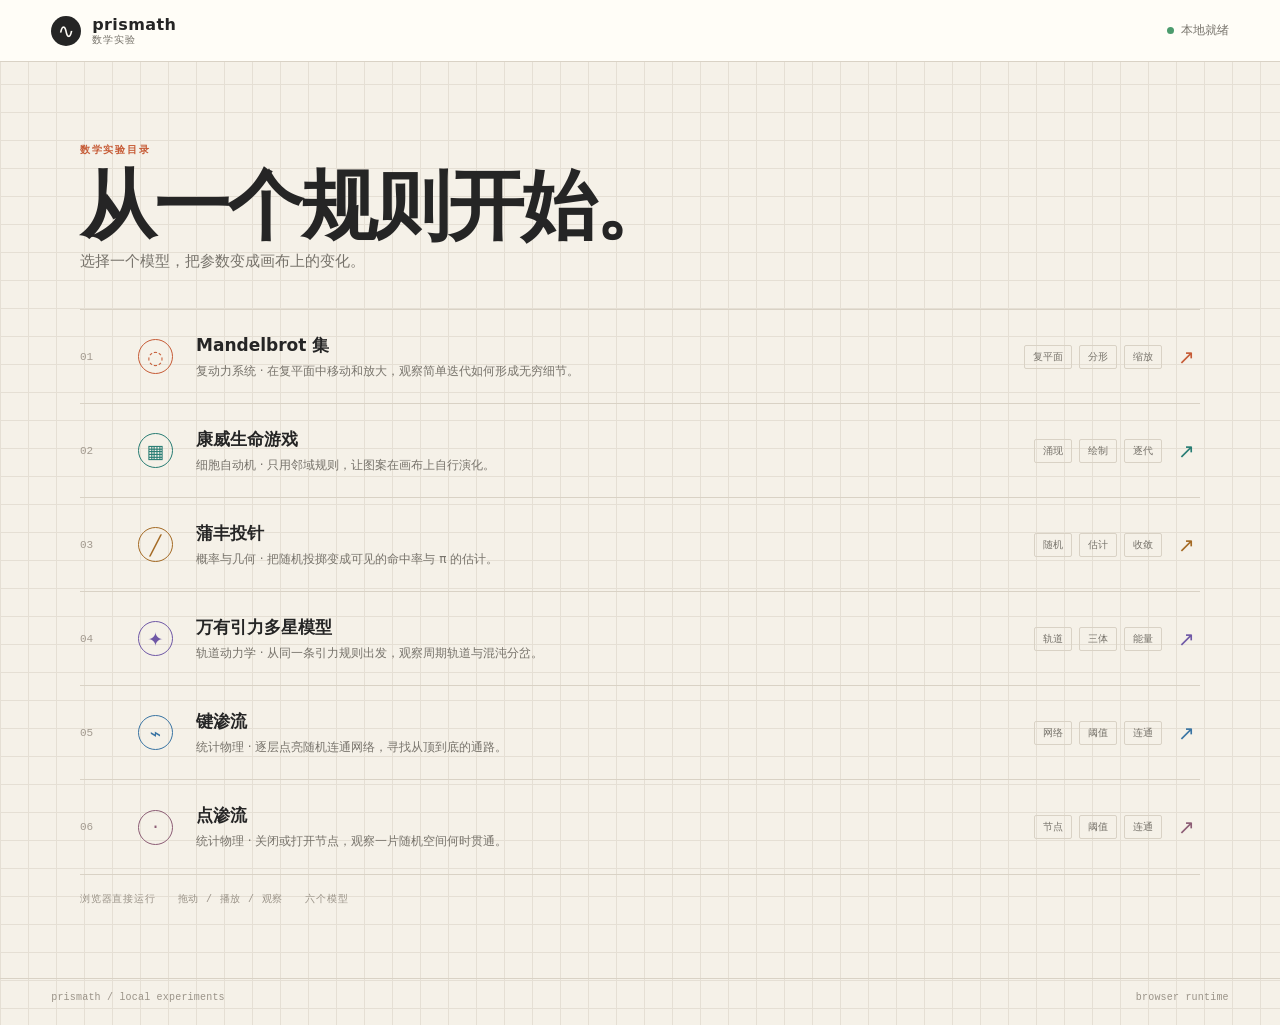
<file: prismath/ui/web/static/index.html>
<!DOCTYPE html>
<html lang="zh-CN">
<head>
<meta charset="utf-8">
<meta name="viewport" content="width=device-width, initial-scale=1">
<title>prismath · 数学模型可视化</title>
<link rel="stylesheet" href="studio.css">
<link rel="icon" href="data:image/svg+xml,<svg xmlns='http://www.w3.org/2000/svg' viewBox='0 0 32 32'><text y='26' font-size='26'>≋</text></svg>">
</head>
<body>
  <header class="topbar" id="topbar">
    <a class="brand" href="#/">
      <span class="brand-mark" aria-hidden="true">∿</span>
      <span class="brand-text"><strong>prismath</strong><em>数学实验</em></span>
    </a>
    <nav class="topbar-actions" id="topbarActions"></nav>
  </header>

  <main id="view" class="view" aria-live="polite"></main>

  <footer class="footer">
    <span>prismath / local experiments</span>
    <span id="footerMeta">browser runtime</span>
  </footer>

  <div class="toasts" id="toasts" aria-live="assertive"></div>

  <script src="frontend/catalog.js?v=20260926b"></script>
  <script src="frontend/common.js?v=20260926b"></script>
  <script src="frontend/engine-fractal.js?v=20260926b"></script>
  <script src="frontend/engine-life.js?v=20260926b"></script>
  <script src="frontend/engine-probability.js?v=20260926b"></script>
  <script src="frontend/engine-percolation.js?v=20260926b"></script>
  <script src="frontend/engine-nbody.js?v=20260926b"></script>
  <script src="frontend/studio-view.js?v=20260926c"></script>
  <script src="frontend/app.js?v=20260926c"></script>
</body>
</html>
</file>
<file: prismath/ui/web/static/studio.css>
:root {
  --paper: #f5f1e8;
  --paper-light: #fffdf7;
  --ink: #252525;
  --muted: #77736b;
  --line: #d9d2c5;
  --line-dark: #bdb3a4;
  --accent: #c65b36;
  --sans: "Microsoft YaHei UI", "PingFang SC", "Segoe UI", system-ui, sans-serif;
  --mono: ui-monospace, "Cascadia Mono", Consolas, monospace;
}

* { box-sizing: border-box; }
html, body { min-height: 100%; }
body {
  margin: 0; color: var(--ink); font-family: var(--sans); background-color: var(--paper);
  background-image: linear-gradient(#e5dfd4 1px, transparent 1px), linear-gradient(90deg, #e5dfd4 1px, transparent 1px);
  background-size: 28px 28px; -webkit-font-smoothing: antialiased;
}
a { color: inherit; }
button, input, select { font: inherit; }
button, a { -webkit-tap-highlight-color: transparent; }
.topbar { position: sticky; top: 0; z-index: 10; display: flex; align-items: center; justify-content: space-between; min-height: 62px; padding: 0 clamp(18px, 4vw, 58px); background: var(--paper-light); border-bottom: 1px solid var(--line); }
.brand { display: inline-flex; align-items: center; gap: 11px; color: var(--ink); text-decoration: none; }
.brand-mark { display: grid; place-items: center; width: 30px; height: 30px; color: #fffdf7; background: var(--ink); border-radius: 50%; font-size: 20px; line-height: 1; }
.brand-text { display: flex; flex-direction: column; gap: 1px; line-height: 1.1; }
.brand-text strong { font-size: 16px; letter-spacing: .4px; }
.brand-text em { color: var(--muted); font-size: 10px; font-style: normal; letter-spacing: 1px; }
.topbar-actions { display: flex; align-items: center; gap: 13px; font-size: 12px; }
.status-pill { display: inline-flex; align-items: center; gap: 7px; color: var(--muted); }
.status-pill i { width: 7px; height: 7px; display: inline-block; background: #4b9b6d; border-radius: 50%; }
.top-link, .back-link { color: var(--muted); text-decoration: none; }
.top-link:hover, .back-link:hover { color: var(--accent); }
.view { width: min(1400px, 100%); min-height: calc(100vh - 115px); margin: 0 auto; padding: 42px clamp(18px, 4vw, 58px) 72px; }
.footer { display: flex; justify-content: space-between; padding: 13px clamp(18px, 4vw, 58px) 22px; color: #9a9388; border-top: 1px solid var(--line); font: 10px var(--mono); letter-spacing: .2px; }
.eyebrow { color: var(--accent); font-size: 10px; font-weight: 700; letter-spacing: 1.7px; text-transform: uppercase; }

.home { max-width: 1120px; margin: 0 auto; }
.home-heading { padding: 34px 0 38px; border-bottom: 1px solid var(--line); }
.home-heading h1 { margin: 12px 0 9px; font-size: clamp(36px, 7vw, 76px); font-weight: 650; letter-spacing: -2.5px; line-height: .98; }
.home-heading p { margin: 0; color: var(--muted); font-size: 15px; }
.model-index { border-bottom: 1px solid var(--line); }
.index-row { position: relative; display: grid; grid-template-columns: 42px 42px minmax(220px, 1fr) auto 22px; align-items: center; gap: 16px; min-height: 94px; padding: 14px 0; text-decoration: none; border-bottom: 1px solid var(--line); transition: padding .2s ease, background .2s ease; }
.index-row:last-child { border-bottom: 0; }
.index-row::before { content: ""; position: absolute; left: -18px; top: 12px; bottom: 12px; width: 3px; background: var(--row-accent); transform: scaleY(0); transform-origin: center; transition: transform .2s ease; }
.index-row:hover { padding-left: 13px; background: #fffdf733; }
.index-row:hover::before { transform: scaleY(1); }
.index-number { color: #a39b90; font: 11px var(--mono); }
.index-symbol { display: grid; place-items: center; width: 35px; height: 35px; color: var(--row-accent); border: 1px solid var(--row-accent); border-radius: 50%; font-size: 19px; }
.index-copy { display: flex; flex-direction: column; gap: 5px; }
.index-copy strong { font-size: 17px; font-weight: 600; }
.index-copy small { color: var(--muted); font-size: 12px; line-height: 1.5; }
.index-tags { display: flex; gap: 7px; flex-wrap: wrap; justify-content: end; }
.index-tags i { padding: 4px 8px; color: var(--muted); border: 1px solid var(--line); border-radius: 2px; font-size: 10px; font-style: normal; }
.index-arrow { color: var(--row-accent); font-size: 20px; }
.home-note { display: flex; gap: 22px; padding-top: 17px; color: #9a9388; font: 10px var(--mono); text-transform: uppercase; letter-spacing: .8px; }

.studio { --model-accent: var(--accent); }
.studio-heading { display: flex; align-items: end; justify-content: space-between; gap: 30px; padding-bottom: 25px; }
.heading-copy { max-width: 790px; }
.back-link { display: inline-block; margin-bottom: 23px; font-size: 12px; }
.model-kicker { display: flex; align-items: center; gap: 8px; color: var(--model-accent); font-size: 11px; font-weight: 600; }
.model-symbol { display: grid; place-items: center; width: 23px; height: 23px; border: 1px solid var(--model-accent); border-radius: 50%; }
.studio-heading h1 { margin: 10px 0 8px; font-size: clamp(29px, 5vw, 54px); font-weight: 650; letter-spacing: -1.7px; line-height: 1; }
.studio-heading p { max-width: 600px; margin: 0; color: var(--muted); font-size: 14px; line-height: 1.7; }
.heading-actions { display: flex; gap: 8px; flex-wrap: wrap; justify-content: end; }
.outline-button, .solid-button, .tool-button, .text-button { cursor: pointer; border: 1px solid var(--line-dark); border-radius: 2px; }
.outline-button, .solid-button { padding: 10px 15px; font-size: 12px; }
.outline-button { color: var(--ink); background: var(--paper-light); }
.solid-button { color: #fffdf7; background: var(--model-accent); border-color: var(--model-accent); }
.outline-button:hover, .tool-button:hover { border-color: var(--model-accent); color: var(--model-accent); }
.stage-frame { overflow: hidden; background: var(--paper-light); border: 1px solid var(--line-dark); }
.stage-header, .stage-footer { display: flex; align-items: center; justify-content: space-between; gap: 16px; min-height: 44px; padding: 0 15px; color: var(--muted); border-bottom: 1px solid var(--line); font-size: 11px; }
.stage-label { color: var(--ink); font-weight: 600; letter-spacing: .5px; }
.stage-coordinate, .stage-hint { font-family: var(--mono); font-size: 10px; }
.stage { position: relative; height: min(66vh, 680px); min-height: 390px; overflow: hidden; background: #fbf8ef; touch-action: none; }
.stage canvas { display: block; width: 100%; height: 100%; }
.stage-empty { position: absolute; inset: 0; display: grid; place-content: center; gap: 9px; justify-items: center; color: var(--muted); background: var(--paper-light); }
.stage-empty[hidden] { display: none; }
.stage-empty span { color: var(--model-accent); font-size: 38px; }
.stage-empty b { font-size: 13px; font-weight: 500; }
.stage-empty small { color: #aaa296; font-size: 11px; }
.stage-footer { border-top: 1px solid var(--line); border-bottom: 0; }
.stage-tools { display: flex; align-items: center; gap: 8px; min-height: 44px; }
.tool-button { padding: 7px 11px; color: var(--ink); background: var(--paper-light); font-size: 11px; }
.tool-button.solid { color: #fffdf7; background: var(--model-accent); border-color: var(--model-accent); }
.tool-label { color: var(--muted); font-size: 11px; }
.legend-hit, .legend-miss, .legend-star { display: inline-block; width: 7px; height: 7px; margin: 0 4px 0 8px; background: #bd563a; border-radius: 50%; }
.legend-miss { background: #277c73; }
.legend-star { background: #e1c45b; }
.legend-open, .legend-blocked, .legend-wet { display: inline-block; width: 22px; height: 3px; margin: 0 5px 2px 10px; background: #6f9694; vertical-align: middle; }
.legend-blocked { background: repeating-linear-gradient(90deg, #d2c8ba 0 5px, transparent 5px 9px); }
.legend-wet { background: #d08b3f; height: 5px; }
.studio-metrics { display: grid; grid-template-columns: repeat(4, 1fr); margin-top: 17px; border-top: 1px solid var(--line); border-bottom: 1px solid var(--line); }
.metric { min-height: 74px; padding: 13px 16px; border-right: 1px solid var(--line); }
.metric:last-child { border-right: 0; }
.metric span { display: block; color: var(--muted); font-size: 10px; }
.metric strong { display: block; margin-top: 8px; color: var(--model-accent); font: 15px var(--mono); }
.studio-guide { margin-top: 15px; padding: 21px 23px; background: var(--paper-light); border: 1px solid var(--line); }
.studio-guide { display: flex; justify-content: space-between; gap: 20px; }
.studio-guide h2, .deck-heading h2 { margin: 7px 0 5px; font-size: 18px; font-weight: 600; }
.studio-guide p { max-width: 680px; margin: 0; color: var(--muted); font-size: 12px; line-height: 1.7; }
.text-button { padding: 0; color: var(--muted); background: none; border: 0; font-size: 11px; white-space: nowrap; }
.text-button:hover { color: var(--model-accent); }
.control-deck { position: fixed; z-index: 30; top: 78px; right: clamp(18px, 4vw, 58px); width: min(570px, calc(100vw - 36px)); max-height: calc(100vh - 106px); overflow: auto; padding: 21px 23px; background: var(--paper-light); border: 1px solid var(--line-dark); box-shadow: 8px 8px 0 #c9c0b433; }
.deck-heading { position: sticky; top: -21px; z-index: 1; display: flex; justify-content: space-between; align-items: start; padding: 21px 0 16px; background: var(--paper-light); border-bottom: 1px solid var(--line); }
.deck-controls { display: flex; align-items: end; gap: 20px; padding-top: 18px; flex-wrap: wrap; }
.control-field, .toggle-field { display: flex; flex-direction: column; gap: 8px; min-width: 145px; color: var(--muted); font-size: 11px; }
.control-field > span { display: flex; justify-content: space-between; gap: 12px; }
.control-field output { color: var(--ink); font: 11px var(--mono); }
.control-field input[type="range"] { width: 170px; accent-color: var(--model-accent); }
.control-field input[type="number"], .control-field select { min-height: 31px; padding: 5px 8px; color: var(--ink); background: #fffdf7; border: 1px solid var(--line-dark); border-radius: 2px; }
.toggle-field { flex-direction: row; align-items: center; min-height: 31px; }
.toggle-field input { accent-color: var(--model-accent); }
.control-actions { display: flex; align-items: center; gap: 7px; flex-wrap: wrap; }
.control-note { flex: 1 1 260px; max-width: 500px; margin: 0; color: var(--muted); font-size: 11px; line-height: 1.6; }
.toasts { position: fixed; right: 20px; bottom: 20px; z-index: 20; display: grid; gap: 8px; }
.toast { max-width: 330px; padding: 11px 14px; color: var(--ink); background: var(--paper-light); border: 1px solid var(--line-dark); border-left: 3px solid var(--model-accent); font-size: 12px; box-shadow: 4px 4px 0 #d8d0c333; }

@media (max-width: 760px) {
  .topbar { min-height: 56px; }
  .top-link { display: none; }
  .view { padding-top: 25px; }
  .index-row { grid-template-columns: 30px 35px minmax(0, 1fr) 20px; gap: 10px; min-height: 83px; }
  .index-tags { display: none; }
  .index-copy small { display: -webkit-box; overflow: hidden; -webkit-line-clamp: 2; -webkit-box-orient: vertical; }
  .home-note { flex-wrap: wrap; gap: 8px 18px; }
  .studio-heading { display: block; }
  .heading-actions { justify-content: start; margin-top: 18px; }
  .stage { min-height: 360px; height: 58vh; }
  .stage-coordinate { overflow: hidden; max-width: 48%; text-overflow: ellipsis; white-space: nowrap; }
  .studio-metrics { grid-template-columns: repeat(2, 1fr); }
  .metric:nth-child(2) { border-right: 0; }
  .metric:nth-child(-n + 2) { border-bottom: 1px solid var(--line); }
  .deck-controls { align-items: stretch; display: grid; grid-template-columns: repeat(2, minmax(0, 1fr)); }
  .control-field input[type="range"] { width: 100%; }
  .control-actions, .control-note { grid-column: 1 / -1; }
}
@media (max-width: 450px) {
  .brand-text em { display: none; }
  .studio-heading h1 { font-size: 35px; }
  .stage { min-height: 300px; height: 55vh; }
  .stage-footer { padding: 0 9px; }
  .stage-hint { display: none; }
  .studio-guide { display: block; }
  .studio-guide .text-button { margin-top: 12px; }
  .control-deck { top: 68px; right: 12px; width: calc(100vw - 24px); max-height: calc(100vh - 82px); padding: 16px; }
  .deck-heading { top: -16px; padding-top: 16px; }
  .deck-controls { grid-template-columns: 1fr; }
  .control-actions, .control-note { grid-column: auto; }
}
</file>
